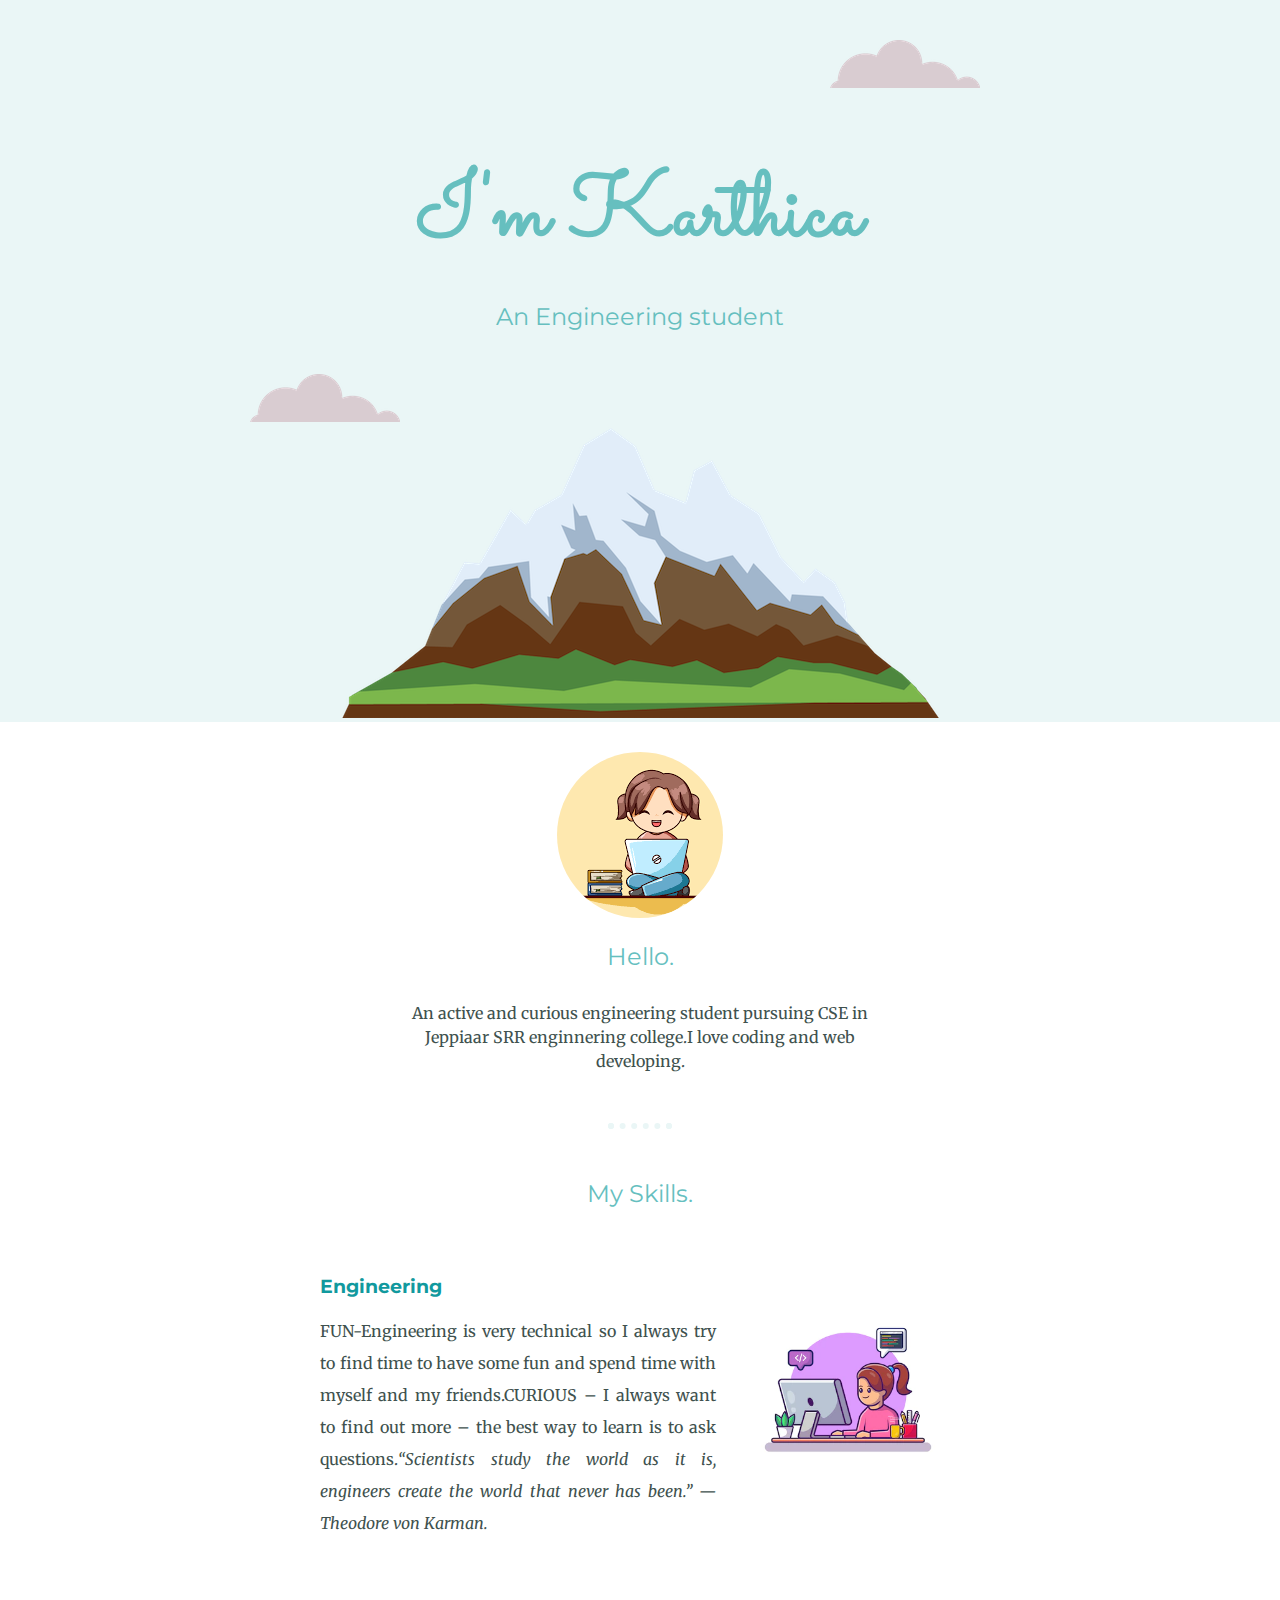
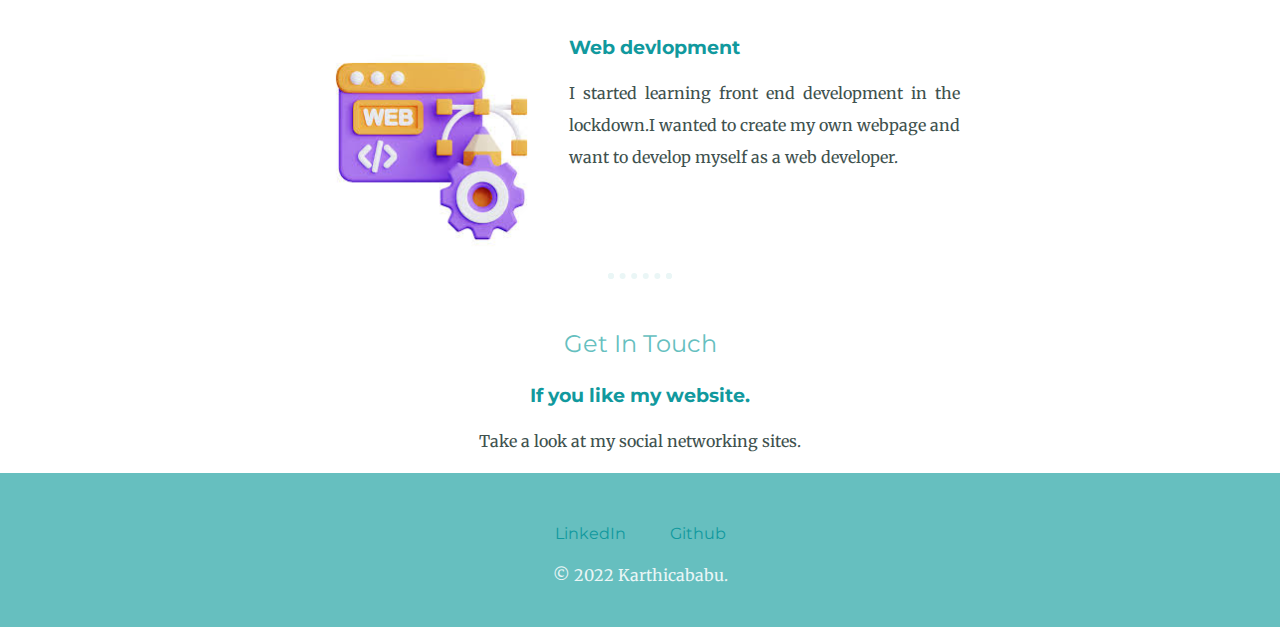
<file: My profile/index.html>
<!DOCTYPE html>
<html>
<head>
	<title>Karthica</title>
	<link rel="stylesheet" type="text/css" href="css/styles.css">
	<link rel="icon" href="favicon.ico">
	<link rel="preconnect" href="https://fonts.googleapis.com">
	<link rel="preconnect" href="https://fonts.gstatic.com" crossorigin>
	<link href="https://fonts.googleapis.com/css2?family=Merriweather&family=Montserrat&family=Sacramento&display=swap" rel="stylesheet">
</head>
<div class="top-container">
	<img class="top-cloud" src="images/cloud.png">
	<h1>I'm Karthica</h1>
	<h2>An Engineering student</h2>
	<img class="bottom-cloud" src="images/cloud.png">
	<img src="images/mountain.png">
</div>
<div class="middle-container">
  <div class="profile">
    <img class="pic" src="Me.png" alt="">
    <h2>Hello.</h2>
    <p class="about">An active and curious engineering student pursuing CSE in Jeppiaar SRR enginnering college.I love coding and web developing.</p>
  </div>
  <hr>
  <div class="skills">
    <h2>My Skills.</h2>
    <div class="skill-row">
      <img class="engi-img" src="engi.png" alt="">
      <h3>Engineering</h3>
      <p>FUN-Engineering is very technical so I always try to find time to have some fun and spend time with myself and my friends.CURIOUS – I always want to find out more – the best way to learn is to ask questions.<em>“Scientists study the world as it is, engineers create the world that never has been.” — Theodore von Karman.</em></p>
    </div>
    <div class="skill-row">
      <img class="html-img" src="html.png" alt="">
      <h3>Web devlopment</h3>
      <p>I started learning front end development in the lockdown.I wanted to create my own webpage and want to develop myself as a web developer.</p>
    </div>
  </div>
  <hr>
  <div class="contact-me">
    <h2>Get In Touch</h2>
    <h3>If you like my website.</h3>
    <p>Take a look at my social networking sites.</p>
  </div>
</div>
<div class="bottom-container">
  <a class="footer-link" href="https://www.linkedin.com/in/karthica-b-624052219/">LinkedIn</a>
  <a class="footer-link" href="https://github.com/karthicababu/WEB-DEVELOPMENT">Github</a>
  
  <p class="copy-right">© 2022 Karthicababu.</p>
</div>

	
</div>
</body>
</html>
</file>
<file: My profile/css/styles.css>
body{
	margin: 0;
	text-align: center;
	font-family: 'Merriweather',sans-serif;
}
h1{
	font-size: 5.625rem;  /*100%=16  px-->90px/16=5.625%*/
	margin: 50px auto 0 auto;  /*top center bottom left*/
	font-family: 'Sacramento',cursive;
	color:#66BFBF;
}
h2{
	font-family: 2.5rem;
	font-family: 'Montserrat',sans-serif;
	color: #66BFBF;
	font-weight: normal;
	padding-bottom: 10px;
}
h3{
	font-family: 'Montserrat',sans-serif;
	color: #11999E;
	line-height: 1;
}
hr{
			border: dotted #EAF6F6 6px; /*6px width*/
			border-bottom-style: none;
			width: 4%;  
			margin: 50px auto;
}
p{
	color: #40514E;
	line-height: 2;
}
a{
	color: #11999E;
	font-family: 'Montserrat',sans-serif;
	margin: 10px 20px;
	text-decoration: none;
}
a:hover{
	color: #EAF6F6;
}
.copyright{
	color: #EAF6F6;
	font-size: 0.75rem;
	padding: 20px 0;
}
.about{
	width: 40%;
	margin: auto;
	line-height: 1.5;
}
.pic{
	padding: 30px 0 0;
}
.engi-img{
	width: 35%;
	float: right;
	margin-left: 20px;
}
.html-img{
	width: 35%;
	float: left;
	margin-right: 25px;
}
.skill-row{
	width: 50%;
	margin: 60px auto 100px auto;
	text-align: left;
	line-height: 2;
	text-align: justify;
}
.top-container{
	background-color: #EAF6F6;
	position: relative;
	padding-top: 100px;
}
.middle-container{
	margin:	0;    /*top and bottom(100) left and right(0)*/
}
.bottom-container{
	background-color: #66BFBF;
	padding: 50px 0 20px;
}
.copy-right{
	color: #EAF6F6;
}
.top-cloud{
	position: absolute;
	right: 300px;
	top: 40px;
}
.bottom-cloud{
	position: absolute;
	left: 250px;
	bottom: 300px;
}
</file>
